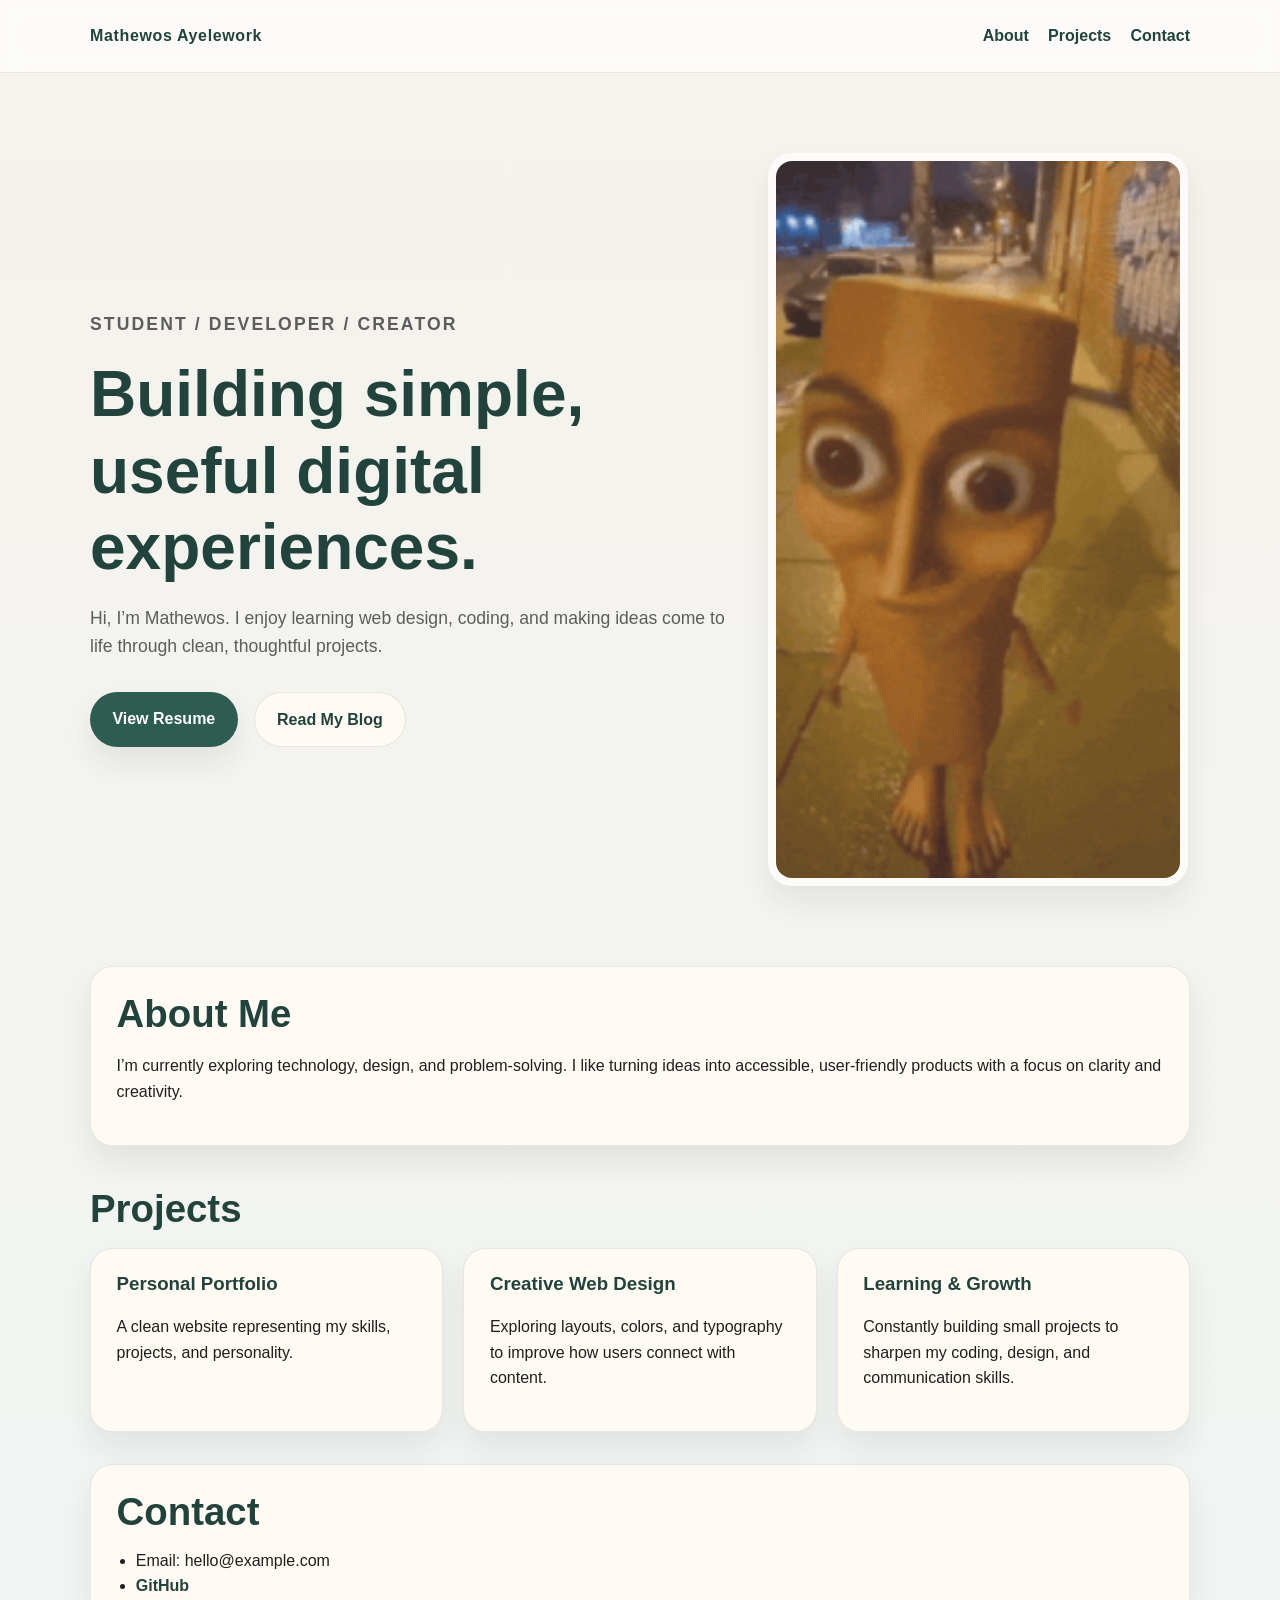
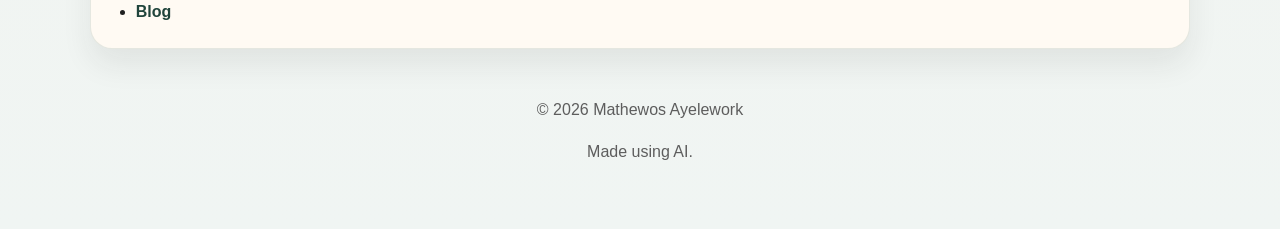
<file: index.html>
<!DOCTYPE html>
<html lang="en">
  <head>
    <meta charset="UTF-8" />
    <meta name="viewport" content="width=device-width, initial-scale=1.0" />
    <title>Mathewos Ayelework | Portfolio</title>
    <link rel="stylesheet" href="styles.css" />
  </head>
  <body>
    <header class="topbar">
      <div class="container nav">
        <div class="brand">Mathewos Ayelework</div>
        <nav>
          <a href="#about">About</a>
          <a href="#projects">Projects</a>
          <a href="#contact">Contact</a>
        </nav>
      </div>
    </header>

    <main class="container">
      <section class="hero">
        <div class="hero-text">
          <p class="eyebrow">Student / Developer / Creator</p>
          <h1>Building simple, useful digital experiences.</h1>
          <p>
            Hi, I’m Mathewos. I enjoy learning web design, coding, and making
            ideas come to life through clean, thoughtful projects.
          </p>
          <div class="cta-row">
            <a class="button primary" href="resume.txt">View Resume</a>
            <a class="button secondary" href="blog.html">Read My Blog</a>
          </div>
        </div>

        <div class="hero-image">
          <img src="src\triple-t-tung-tung-tung-tung-sahur.gif" alt="Profile illustration" />
        </div>
      </section>

      <section id="about" class="card">
        <h2>About Me</h2>
        <p>
          I’m currently exploring technology, design, and problem-solving. I like
          turning ideas into accessible, user-friendly products with a focus on
          clarity and creativity.
        </p>
      </section>

      <section id="projects" class="projects">
        <h2>Projects</h2>
        <div class="project-grid">
          <article class="card">
            <h3>Personal Portfolio</h3>
            <p>A clean website representing my skills, projects, and personality.</p>
          </article>
          <article class="card">
            <h3>Creative Web Design</h3>
            <p>Exploring layouts, colors, and typography to improve how users connect with content.</p>
          </article>
          <article class="card">
            <h3>Learning & Growth</h3>
            <p>Constantly building small projects to sharpen my coding, design, and communication skills.</p>
          </article>
        </div>
      </section>

      <section id="contact" class="contact card">
        <h2>Contact</h2>
        <ul>
          <li>Email: hello@example.com</li>
          <li><a href="https://github.com/mathew2005" target="_blank" rel="noreferrer">GitHub</a></li>
          <li><a href="blog.html">Blog</a></li>
        </ul>
      </section>
    </main>

    <footer class="site-footer">
      <p>© <span id="year"></span> Mathewos Ayelework</p>
      <p>Made using AI.</p>
    </footer>

    <script src="script.js"></script>
  </body>
</html>
</file>
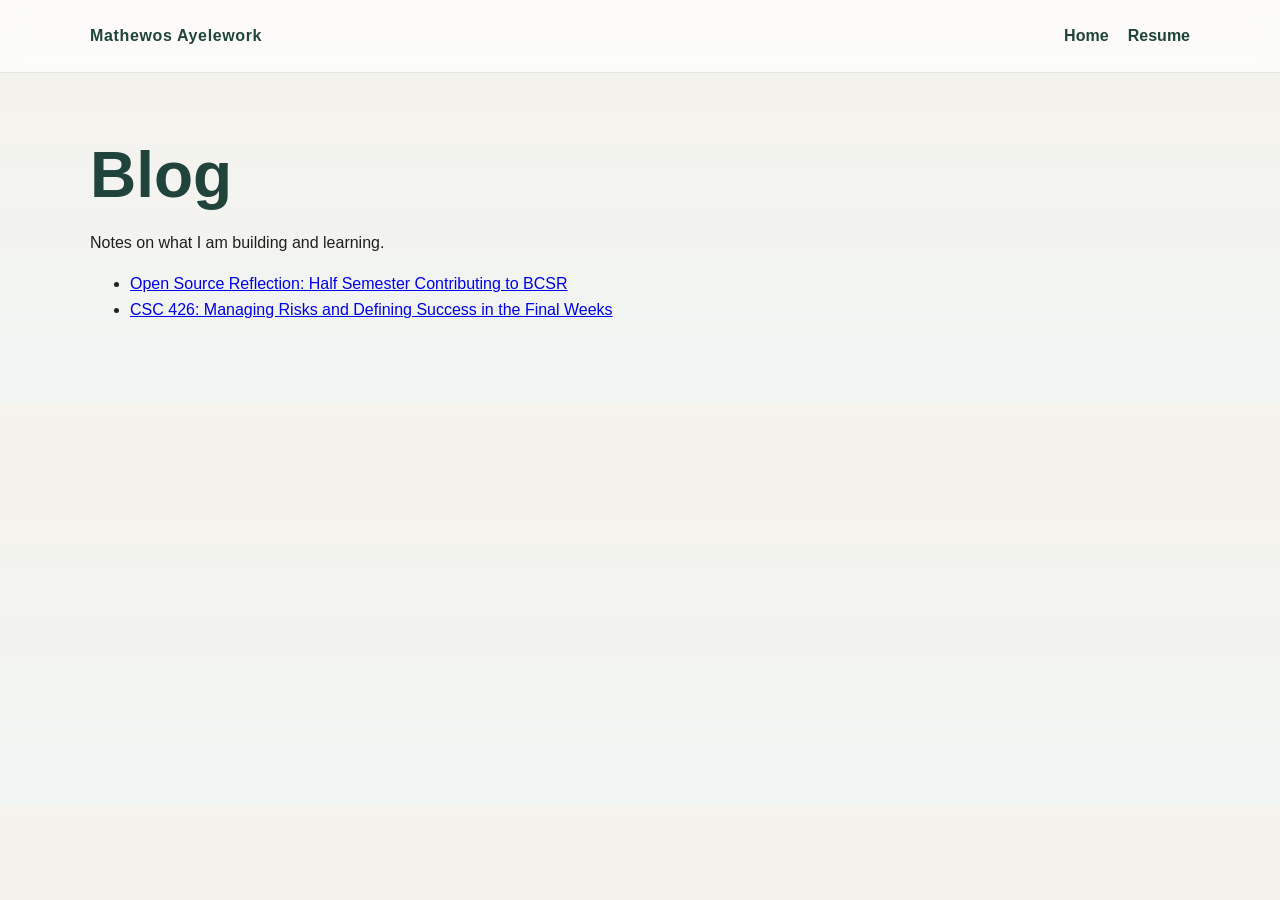
<file: blog.html>
<!DOCTYPE html>
<html lang="en">
  <head>
    <meta charset="UTF-8" />
    <meta name="viewport" content="width=device-width, initial-scale=1.0" />
    <title>My Blog</title>
    <link rel="stylesheet" href="styles.css" />
  </head>
  <body>
    <header class="topbar">
      <div class="container nav">
        <div class="brand">Mathewos Ayelework</div>
        <nav>
          <a href="index.html">Home</a>
          <a href="resume.txt">Resume</a>
        </nav>
      </div>
    </header>

    <main class="container blog-page">
      <h1>Blog</h1>
      <p>Notes on what I am building and learning.</p>
      <ul>
        <li><a href="bp01-open-source-reflection.html">Open Source Reflection: Half Semester Contributing to BCSR</a></li>
        <li><a href="bp03-risk-anticipation-mitigation.html">CSC 426: Managing Risks and Defining Success in the Final Weeks</a></li>
      </ul>
    </main>
  </body>
</html>
</file>
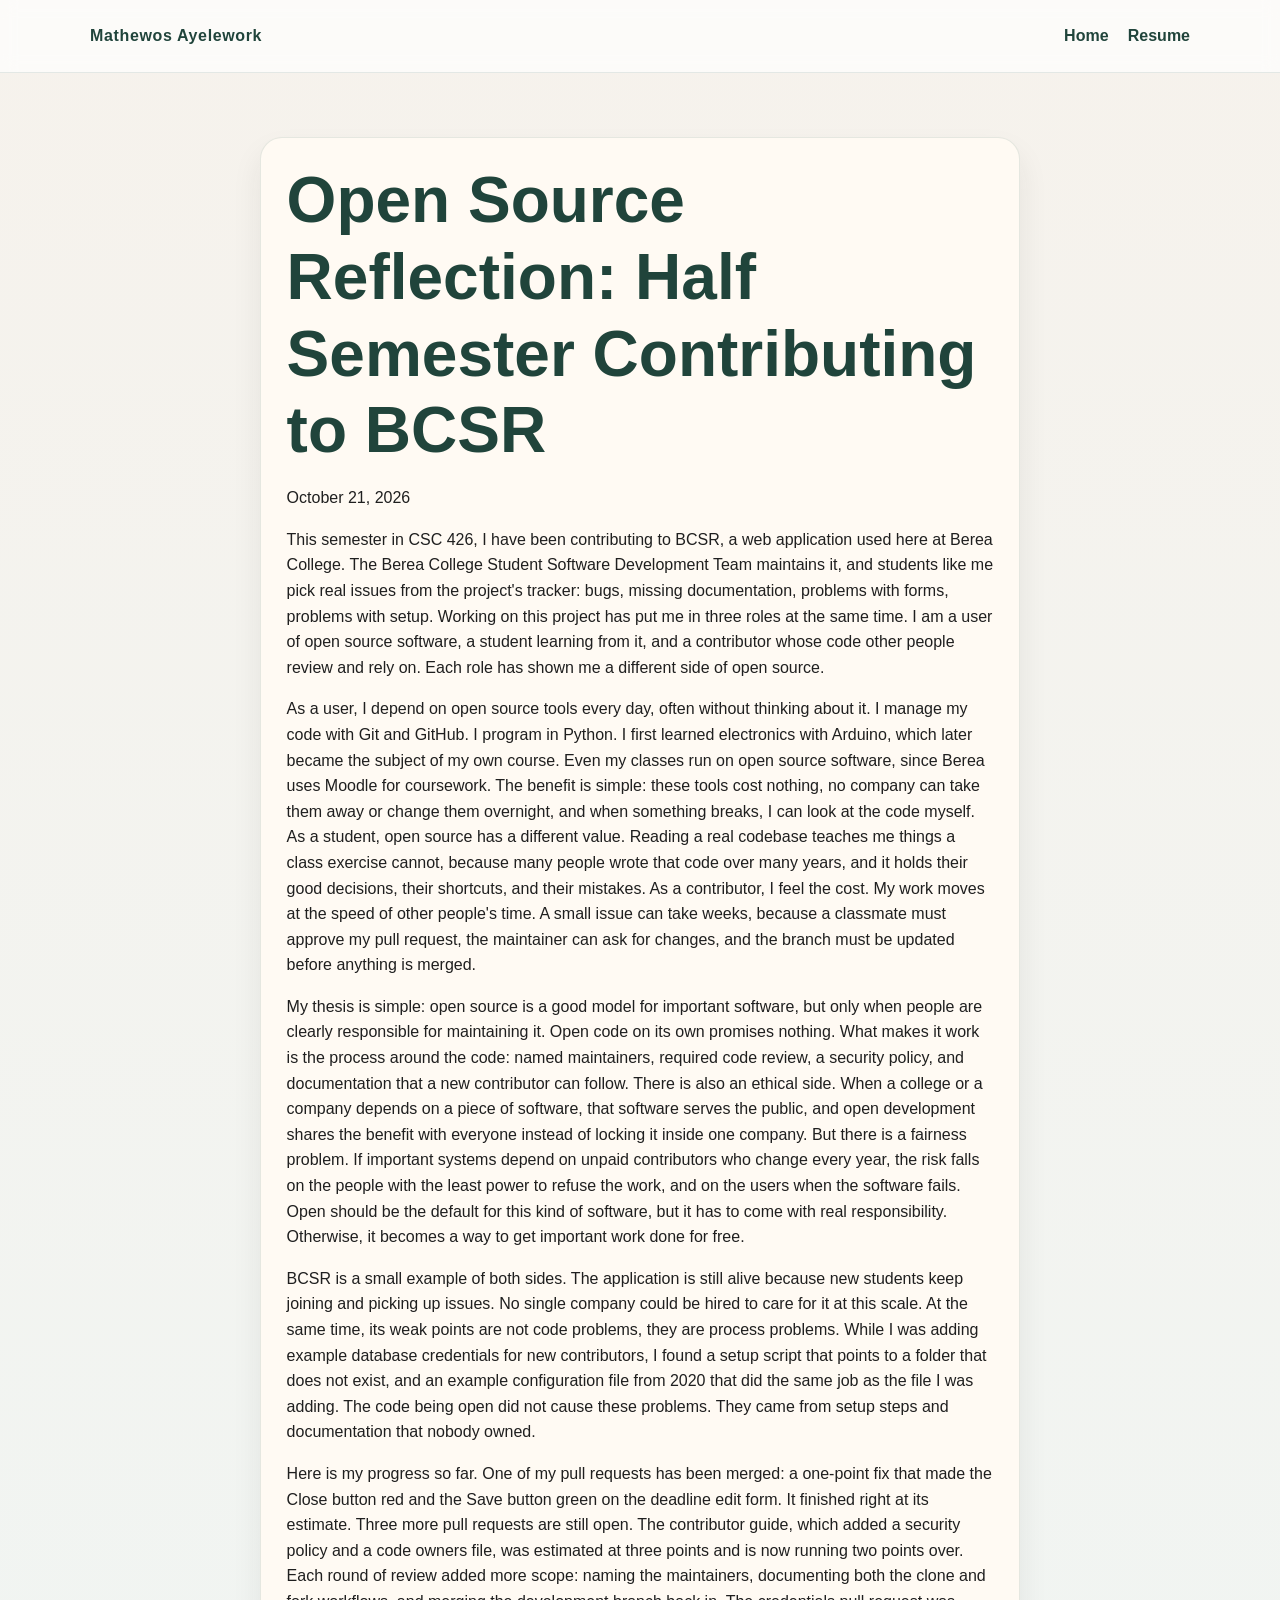
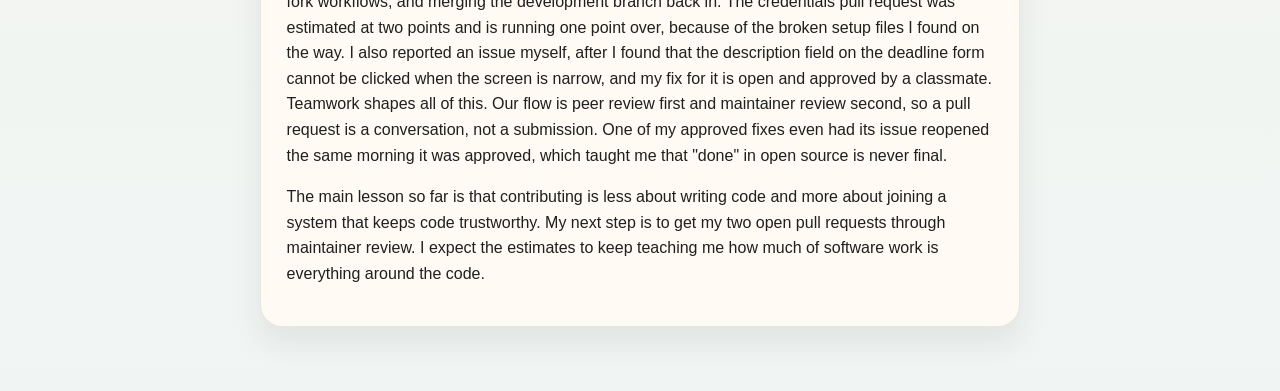
<file: bp01-open-source-reflection.html>
<!DOCTYPE html>
<html lang="en">
  <head>
    <meta charset="UTF-8" />
    <meta name="viewport" content="width=device-width, initial-scale=1.0" />
    <title>Open Source Reflection: Half Semester Contributing to BCSR</title>
    <link rel="stylesheet" href="styles.css" />
  </head>
  <body>
    <header class="topbar">
      <div class="container nav">
        <div class="brand">Mathewos Ayelework</div>
        <nav>
          <a href="index.html">Home</a>
          <a href="resume.txt">Resume</a>
        </nav>
      </div>
    </header>
    <main class="container blog-page">
      <article class="blog-post card">
        <h1>Open Source Reflection: Half Semester Contributing to BCSR</h1>
        <p>October 21, 2026</p>
        <p>This semester in CSC 426, I have been contributing to BCSR, a web application used here at Berea College. The Berea College Student Software Development Team maintains it, and students like me pick real issues from the project's tracker: bugs, missing documentation, problems with forms, problems with setup. Working on this project has put me in three roles at the same time. I am a user of open source software, a student learning from it, and a contributor whose code other people review and rely on. Each role has shown me a different side of open source.</p>
        <p>As a user, I depend on open source tools every day, often without thinking about it. I manage my code with Git and GitHub. I program in Python. I first learned electronics with Arduino, which later became the subject of my own course. Even my classes run on open source software, since Berea uses Moodle for coursework. The benefit is simple: these tools cost nothing, no company can take them away or change them overnight, and when something breaks, I can look at the code myself. As a student, open source has a different value. Reading a real codebase teaches me things a class exercise cannot, because many people wrote that code over many years, and it holds their good decisions, their shortcuts, and their mistakes. As a contributor, I feel the cost. My work moves at the speed of other people's time. A small issue can take weeks, because a classmate must approve my pull request, the maintainer can ask for changes, and the branch must be updated before anything is merged.</p>
        <p>My thesis is simple: open source is a good model for important software, but only when people are clearly responsible for maintaining it. Open code on its own promises nothing. What makes it work is the process around the code: named maintainers, required code review, a security policy, and documentation that a new contributor can follow. There is also an ethical side. When a college or a company depends on a piece of software, that software serves the public, and open development shares the benefit with everyone instead of locking it inside one company. But there is a fairness problem. If important systems depend on unpaid contributors who change every year, the risk falls on the people with the least power to refuse the work, and on the users when the software fails. Open should be the default for this kind of software, but it has to come with real responsibility. Otherwise, it becomes a way to get important work done for free.</p>
        <p>BCSR is a small example of both sides. The application is still alive because new students keep joining and picking up issues. No single company could be hired to care for it at this scale. At the same time, its weak points are not code problems, they are process problems. While I was adding example database credentials for new contributors, I found a setup script that points to a folder that does not exist, and an example configuration file from 2020 that did the same job as the file I was adding. The code being open did not cause these problems. They came from setup steps and documentation that nobody owned.</p>
        <p>Here is my progress so far. One of my pull requests has been merged: a one-point fix that made the Close button red and the Save button green on the deadline edit form. It finished right at its estimate. Three more pull requests are still open. The contributor guide, which added a security policy and a code owners file, was estimated at three points and is now running two points over. Each round of review added more scope: naming the maintainers, documenting both the clone and fork workflows, and merging the development branch back in. The credentials pull request was estimated at two points and is running one point over, because of the broken setup files I found on the way. I also reported an issue myself, after I found that the description field on the deadline form cannot be clicked when the screen is narrow, and my fix for it is open and approved by a classmate. Teamwork shapes all of this. Our flow is peer review first and maintainer review second, so a pull request is a conversation, not a submission. One of my approved fixes even had its issue reopened the same morning it was approved, which taught me that "done" in open source is never final.</p>
        <p>The main lesson so far is that contributing is less about writing code and more about joining a system that keeps code trustworthy. My next step is to get my two open pull requests through maintainer review. I expect the estimates to keep teaching me how much of software work is everything around the code.</p>
      </article>
    </main>
  </body>
</html>
</file>
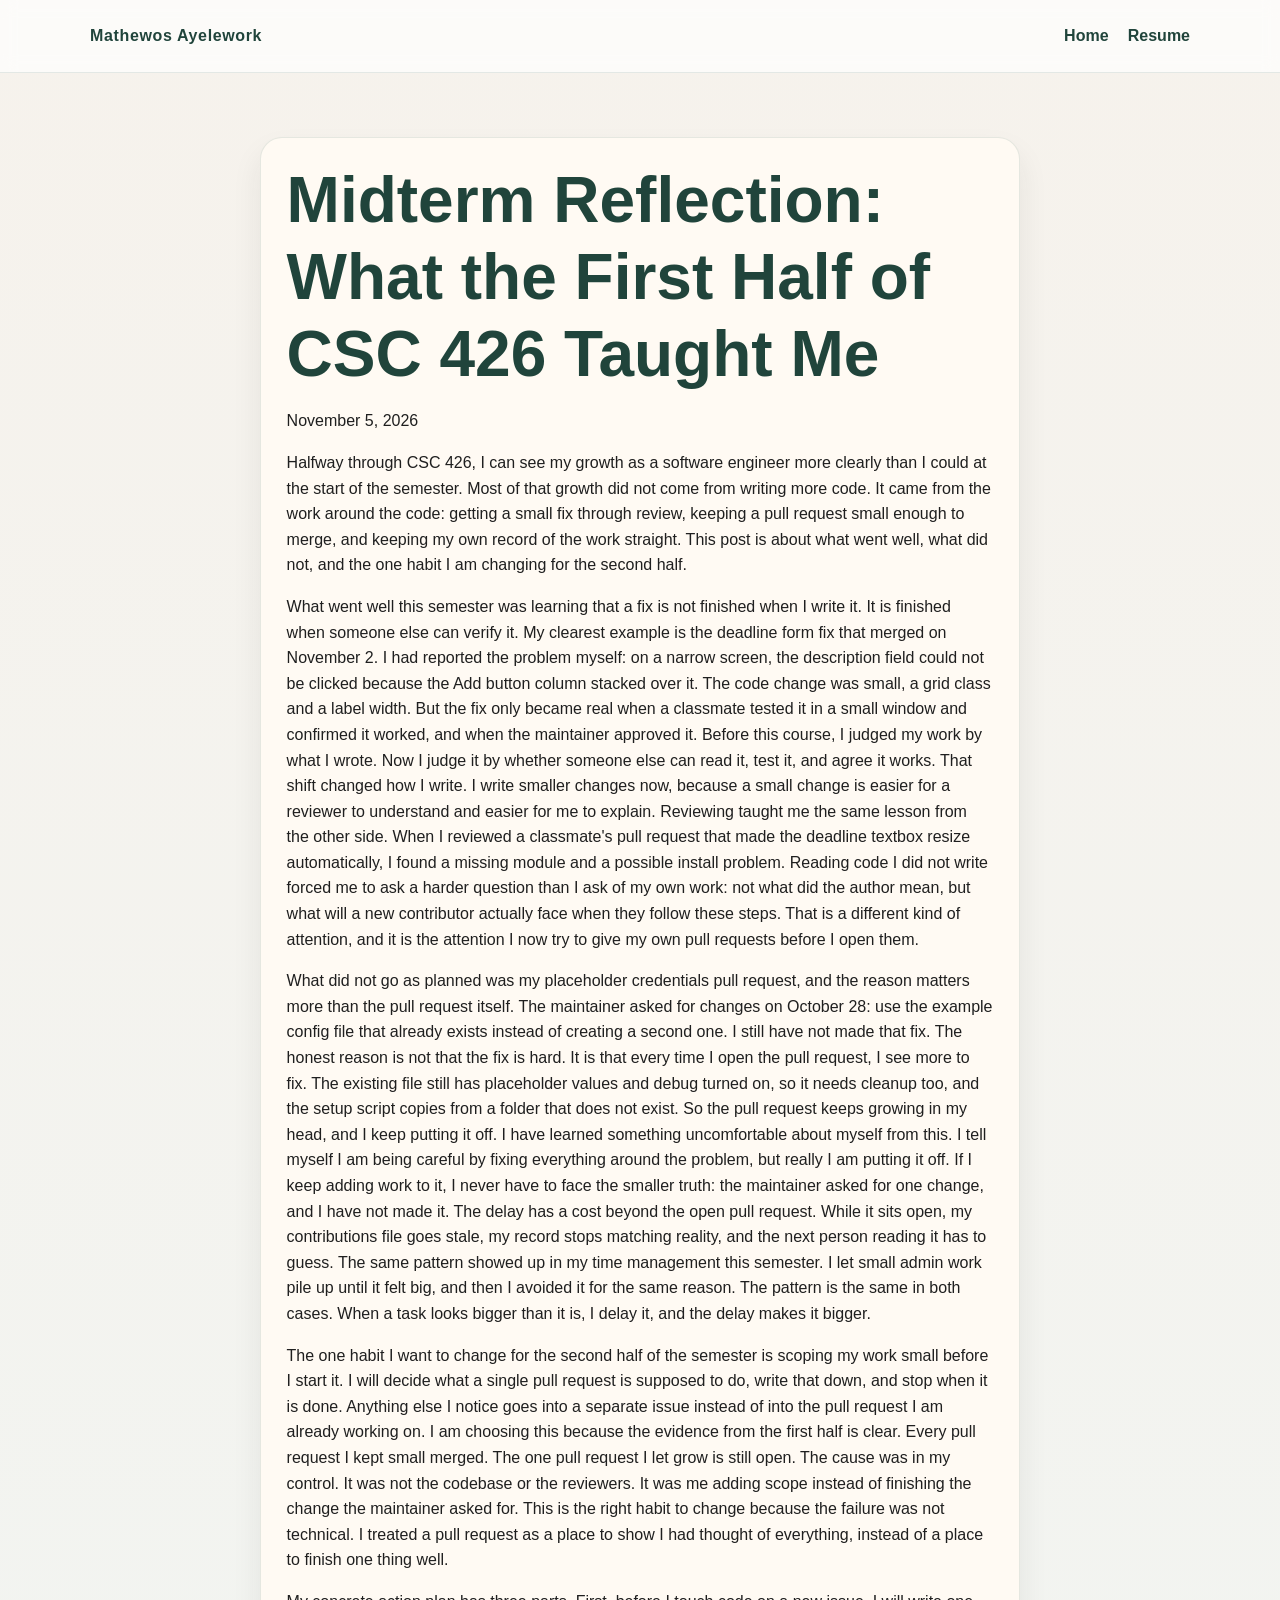
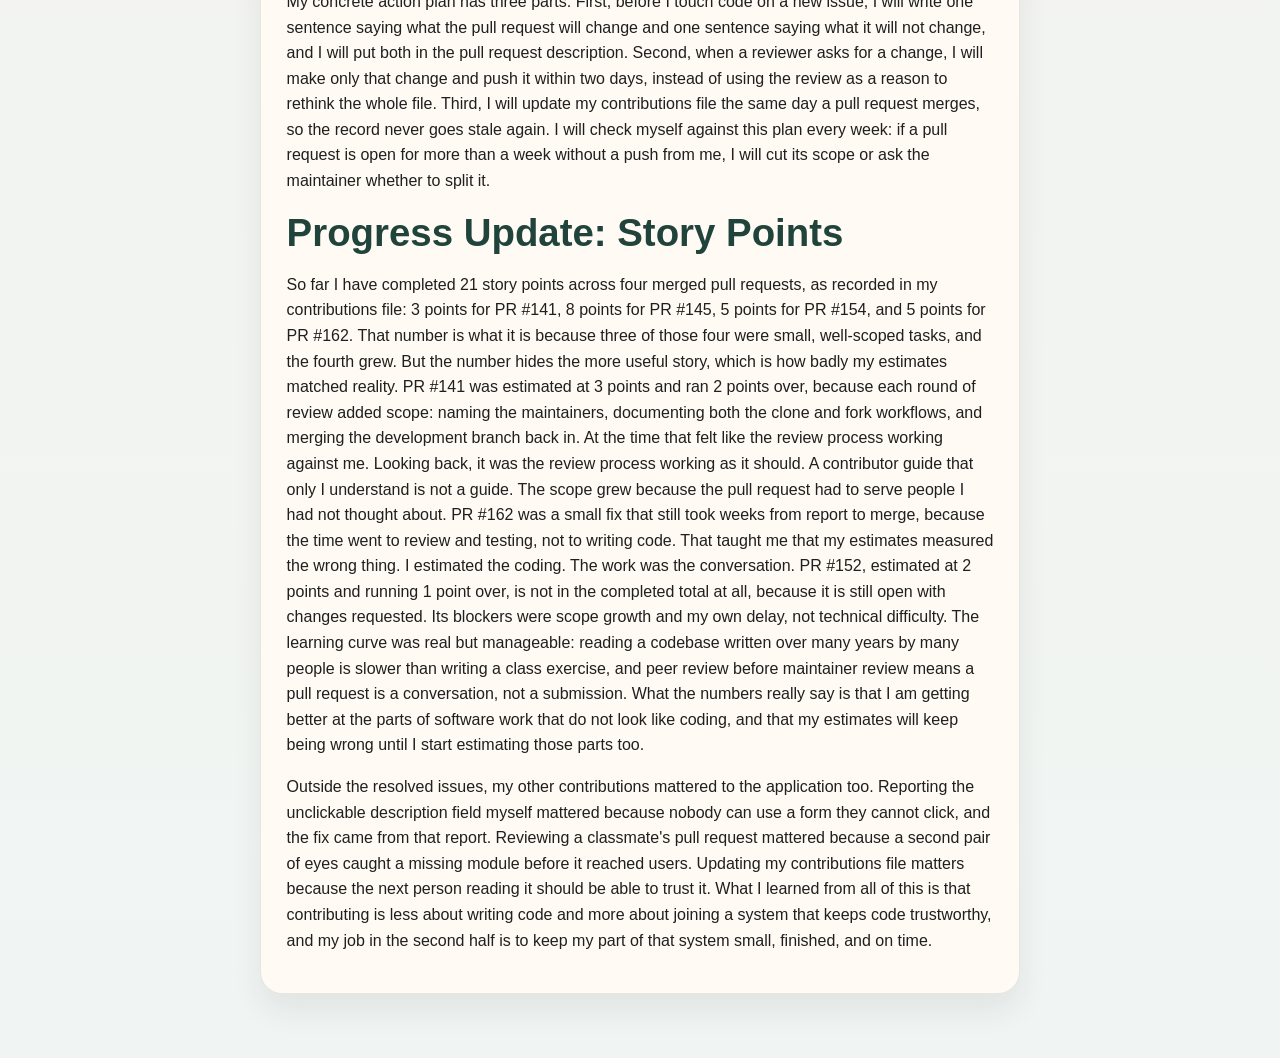
<file: bp02-midterm-reflection.html>
<!DOCTYPE html>
<html lang="en">
  <head>
    <meta charset="UTF-8" />
    <meta name="viewport" content="width=device-width, initial-scale=1.0" />
    <title>Midterm Reflection: What the First Half of CSC 426 Taught Me</title>
    <link rel="stylesheet" href="styles.css" />
  </head>
  <body>
    <header class="topbar">
      <div class="container nav">
        <div class="brand">Mathewos Ayelework</div>
        <nav>
          <a href="index.html">Home</a>
          <a href="resume.txt">Resume</a>
        </nav>
      </div>
    </header>
    <main class="container blog-page">
      <article class="blog-post card">
        <h1>Midterm Reflection: What the First Half of CSC 426 Taught Me</h1>
        <p>November 5, 2026</p>
        <p>Halfway through CSC 426, I can see my growth as a software engineer more clearly than I could at the start of the semester. Most of that growth did not come from writing more code. It came from the work around the code: getting a small fix through review, keeping a pull request small enough to merge, and keeping my own record of the work straight. This post is about what went well, what did not, and the one habit I am changing for the second half.</p>
        <p>What went well this semester was learning that a fix is not finished when I write it. It is finished when someone else can verify it. My clearest example is the deadline form fix that merged on November 2. I had reported the problem myself: on a narrow screen, the description field could not be clicked because the Add button column stacked over it. The code change was small, a grid class and a label width. But the fix only became real when a classmate tested it in a small window and confirmed it worked, and when the maintainer approved it. Before this course, I judged my work by what I wrote. Now I judge it by whether someone else can read it, test it, and agree it works. That shift changed how I write. I write smaller changes now, because a small change is easier for a reviewer to understand and easier for me to explain. Reviewing taught me the same lesson from the other side. When I reviewed a classmate&#x27;s pull request that made the deadline textbox resize automatically, I found a missing module and a possible install problem. Reading code I did not write forced me to ask a harder question than I ask of my own work: not what did the author mean, but what will a new contributor actually face when they follow these steps. That is a different kind of attention, and it is the attention I now try to give my own pull requests before I open them.</p>
        <p>What did not go as planned was my placeholder credentials pull request, and the reason matters more than the pull request itself. The maintainer asked for changes on October 28: use the example config file that already exists instead of creating a second one. I still have not made that fix. The honest reason is not that the fix is hard. It is that every time I open the pull request, I see more to fix. The existing file still has placeholder values and debug turned on, so it needs cleanup too, and the setup script copies from a folder that does not exist. So the pull request keeps growing in my head, and I keep putting it off. I have learned something uncomfortable about myself from this. I tell myself I am being careful by fixing everything around the problem, but really I am putting it off. If I keep adding work to it, I never have to face the smaller truth: the maintainer asked for one change, and I have not made it. The delay has a cost beyond the open pull request. While it sits open, my contributions file goes stale, my record stops matching reality, and the next person reading it has to guess. The same pattern showed up in my time management this semester. I let small admin work pile up until it felt big, and then I avoided it for the same reason. The pattern is the same in both cases. When a task looks bigger than it is, I delay it, and the delay makes it bigger.</p>
        <p>The one habit I want to change for the second half of the semester is scoping my work small before I start it. I will decide what a single pull request is supposed to do, write that down, and stop when it is done. Anything else I notice goes into a separate issue instead of into the pull request I am already working on. I am choosing this because the evidence from the first half is clear. Every pull request I kept small merged. The one pull request I let grow is still open. The cause was in my control. It was not the codebase or the reviewers. It was me adding scope instead of finishing the change the maintainer asked for. This is the right habit to change because the failure was not technical. I treated a pull request as a place to show I had thought of everything, instead of a place to finish one thing well.</p>
        <p>My concrete action plan has three parts. First, before I touch code on a new issue, I will write one sentence saying what the pull request will change and one sentence saying what it will not change, and I will put both in the pull request description. Second, when a reviewer asks for a change, I will make only that change and push it within two days, instead of using the review as a reason to rethink the whole file. Third, I will update my contributions file the same day a pull request merges, so the record never goes stale again. I will check myself against this plan every week: if a pull request is open for more than a week without a push from me, I will cut its scope or ask the maintainer whether to split it.</p>
        <h2>Progress Update: Story Points</h2>
        <p>So far I have completed 21 story points across four merged pull requests, as recorded in my contributions file: 3 points for PR #141, 8 points for PR #145, 5 points for PR #154, and 5 points for PR #162. That number is what it is because three of those four were small, well-scoped tasks, and the fourth grew. But the number hides the more useful story, which is how badly my estimates matched reality. PR #141 was estimated at 3 points and ran 2 points over, because each round of review added scope: naming the maintainers, documenting both the clone and fork workflows, and merging the development branch back in. At the time that felt like the review process working against me. Looking back, it was the review process working as it should. A contributor guide that only I understand is not a guide. The scope grew because the pull request had to serve people I had not thought about. PR #162 was a small fix that still took weeks from report to merge, because the time went to review and testing, not to writing code. That taught me that my estimates measured the wrong thing. I estimated the coding. The work was the conversation. PR #152, estimated at 2 points and running 1 point over, is not in the completed total at all, because it is still open with changes requested. Its blockers were scope growth and my own delay, not technical difficulty. The learning curve was real but manageable: reading a codebase written over many years by many people is slower than writing a class exercise, and peer review before maintainer review means a pull request is a conversation, not a submission. What the numbers really say is that I am getting better at the parts of software work that do not look like coding, and that my estimates will keep being wrong until I start estimating those parts too.</p>
        <p>Outside the resolved issues, my other contributions mattered to the application too. Reporting the unclickable description field myself mattered because nobody can use a form they cannot click, and the fix came from that report. Reviewing a classmate&#x27;s pull request mattered because a second pair of eyes caught a missing module before it reached users. Updating my contributions file matters because the next person reading it should be able to trust it. What I learned from all of this is that contributing is less about writing code and more about joining a system that keeps code trustworthy, and my job in the second half is to keep my part of that system small, finished, and on time.</p>
      </article>
    </main>
  </body>
</html>
</file>
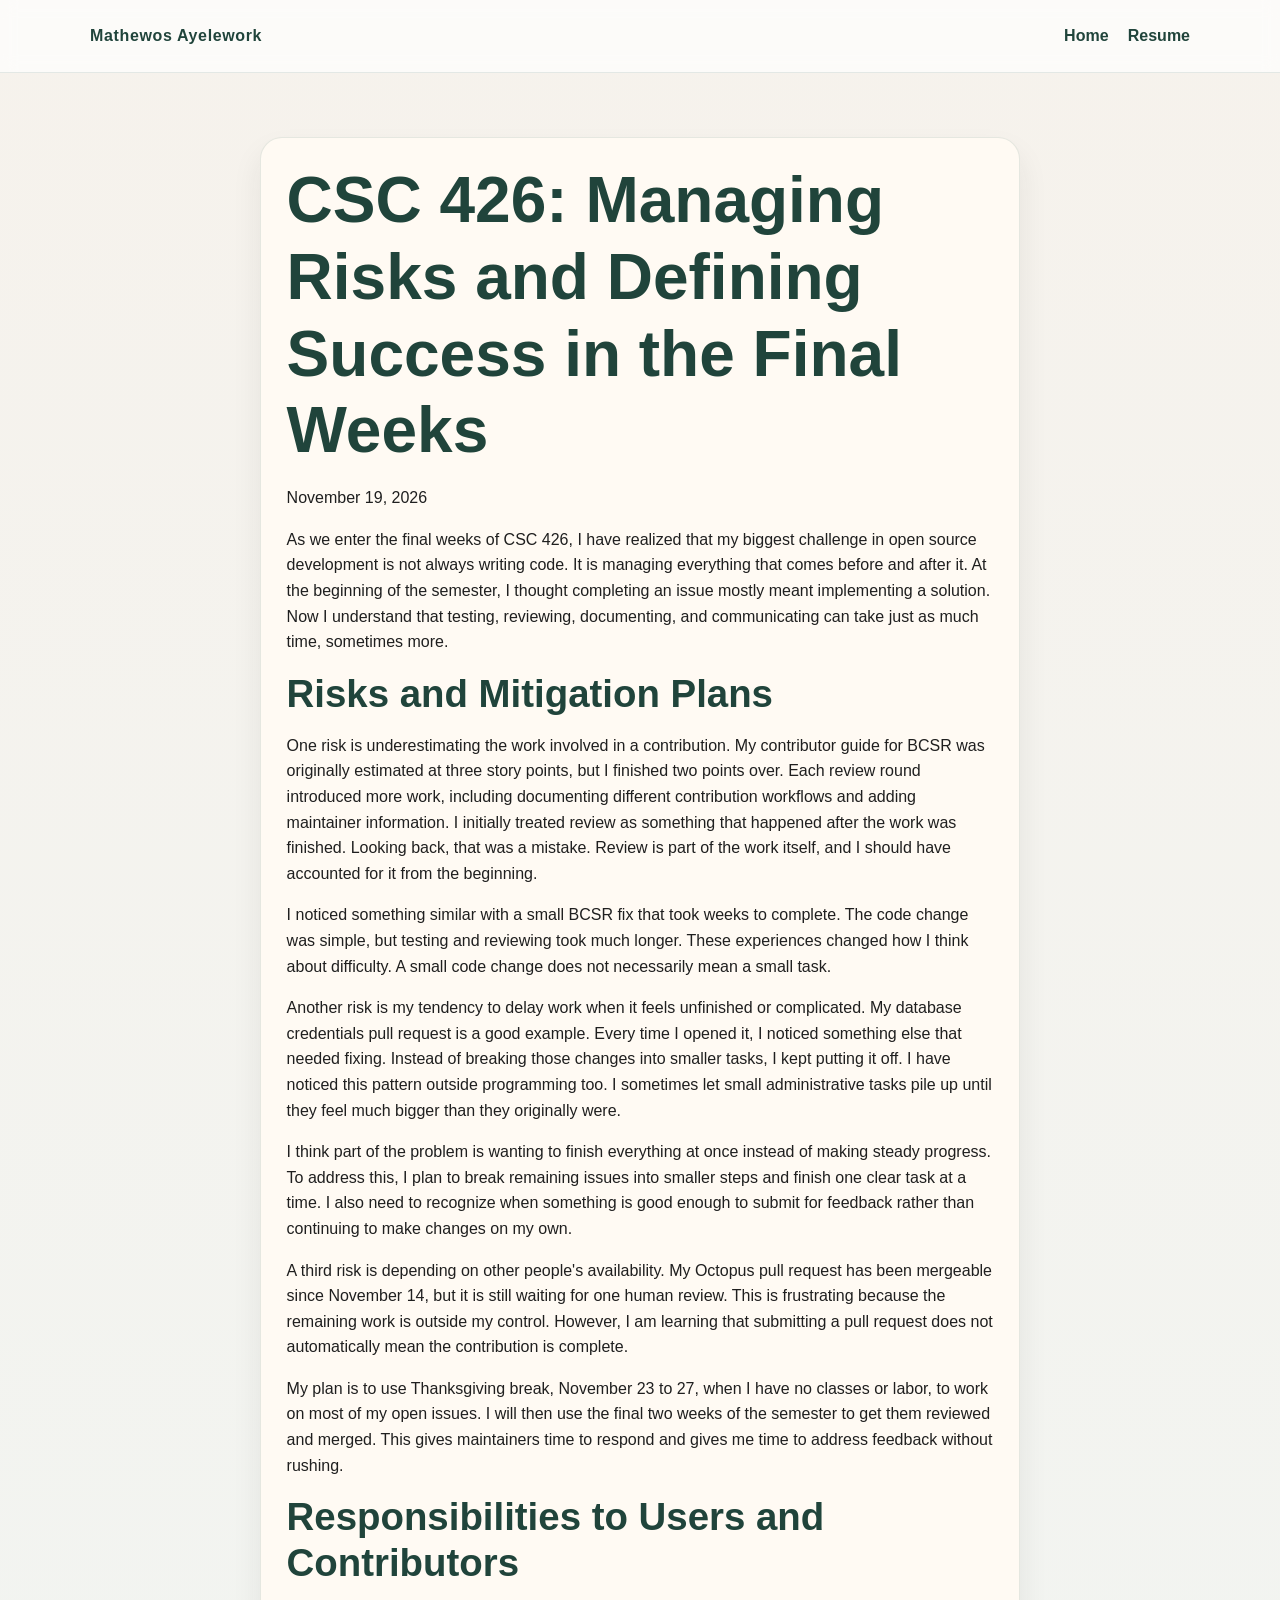
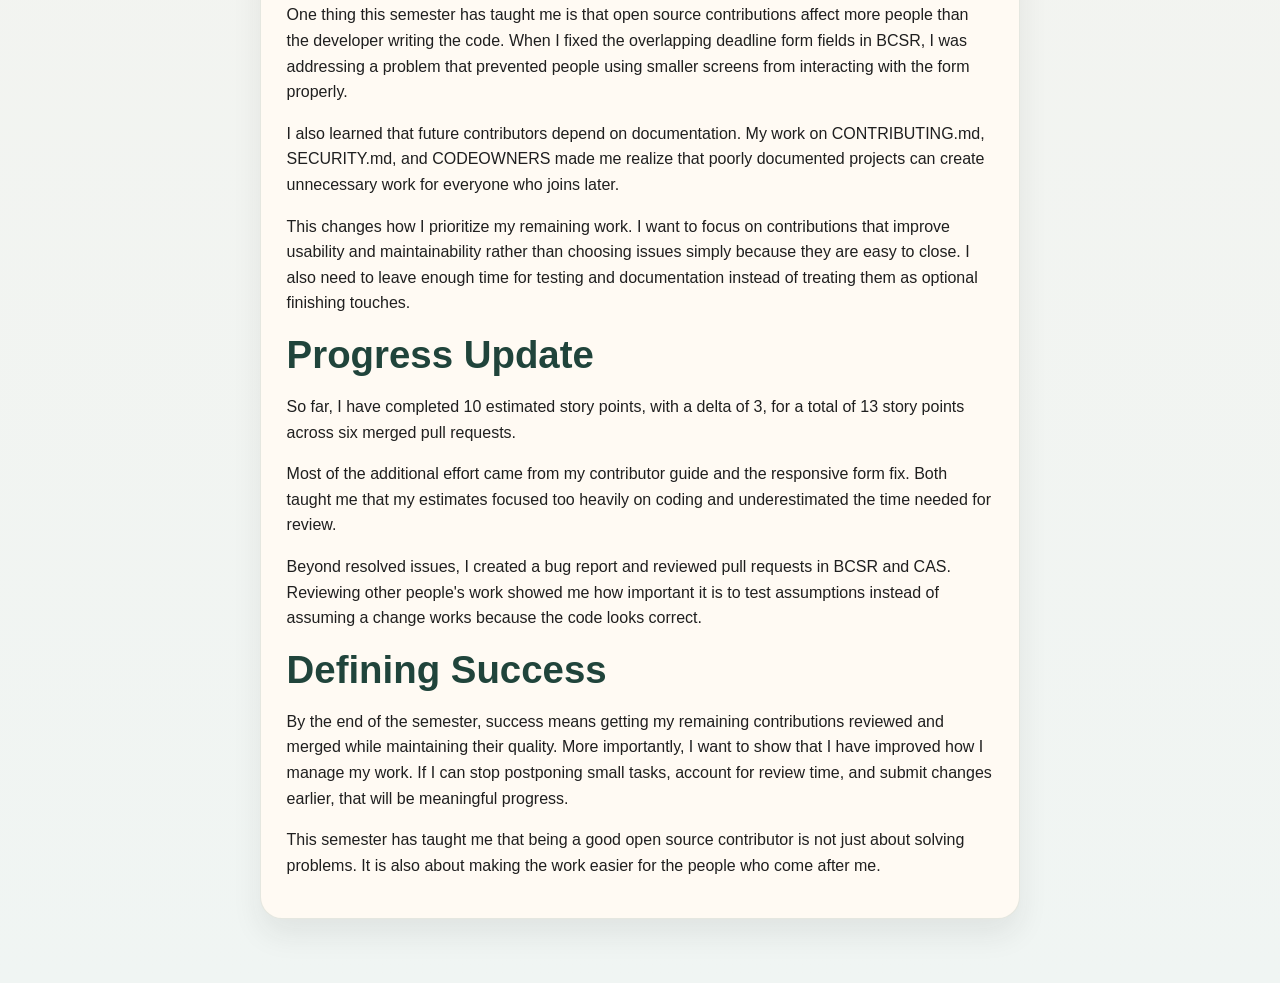
<file: bp03-risk-anticipation-mitigation.html>
<!DOCTYPE html>
<html lang="en">
  <head>
    <meta charset="UTF-8" />
    <meta name="viewport" content="width=device-width, initial-scale=1.0" />
    <title>CSC 426: Managing Risks and Defining Success in the Final Weeks</title>
    <link rel="stylesheet" href="styles.css" />
  </head>
  <body>
    <header class="topbar">
      <div class="container nav">
        <div class="brand">Mathewos Ayelework</div>
        <nav>
          <a href="index.html">Home</a>
          <a href="resume.txt">Resume</a>
        </nav>
      </div>
    </header>
    <main class="container blog-page">
      <article class="blog-post card">
        <h1>CSC 426: Managing Risks and Defining Success in the Final Weeks</h1>
        <p>November 19, 2026</p>
        <p>As we enter the final weeks of CSC 426, I have realized that my biggest challenge in open source development is not always writing code. It is managing everything that comes before and after it. At the beginning of the semester, I thought completing an issue mostly meant implementing a solution. Now I understand that testing, reviewing, documenting, and communicating can take just as much time, sometimes more.</p>
        <h2>Risks and Mitigation Plans</h2>
        <p>One risk is underestimating the work involved in a contribution. My contributor guide for BCSR was originally estimated at three story points, but I finished two points over. Each review round introduced more work, including documenting different contribution workflows and adding maintainer information. I initially treated review as something that happened after the work was finished. Looking back, that was a mistake. Review is part of the work itself, and I should have accounted for it from the beginning.</p>
        <p>I noticed something similar with a small BCSR fix that took weeks to complete. The code change was simple, but testing and reviewing took much longer. These experiences changed how I think about difficulty. A small code change does not necessarily mean a small task.</p>
        <p>Another risk is my tendency to delay work when it feels unfinished or complicated. My database credentials pull request is a good example. Every time I opened it, I noticed something else that needed fixing. Instead of breaking those changes into smaller tasks, I kept putting it off. I have noticed this pattern outside programming too. I sometimes let small administrative tasks pile up until they feel much bigger than they originally were.</p>
        <p>I think part of the problem is wanting to finish everything at once instead of making steady progress. To address this, I plan to break remaining issues into smaller steps and finish one clear task at a time. I also need to recognize when something is good enough to submit for feedback rather than continuing to make changes on my own.</p>
        <p>A third risk is depending on other people's availability. My Octopus pull request has been mergeable since November 14, but it is still waiting for one human review. This is frustrating because the remaining work is outside my control. However, I am learning that submitting a pull request does not automatically mean the contribution is complete.</p>
        <p>My plan is to use Thanksgiving break, November 23 to 27, when I have no classes or labor, to work on most of my open issues. I will then use the final two weeks of the semester to get them reviewed and merged. This gives maintainers time to respond and gives me time to address feedback without rushing.</p>
        <h2>Responsibilities to Users and Contributors</h2>
        <p>One thing this semester has taught me is that open source contributions affect more people than the developer writing the code. When I fixed the overlapping deadline form fields in BCSR, I was addressing a problem that prevented people using smaller screens from interacting with the form properly.</p>
        <p>I also learned that future contributors depend on documentation. My work on CONTRIBUTING.md, SECURITY.md, and CODEOWNERS made me realize that poorly documented projects can create unnecessary work for everyone who joins later.</p>
        <p>This changes how I prioritize my remaining work. I want to focus on contributions that improve usability and maintainability rather than choosing issues simply because they are easy to close. I also need to leave enough time for testing and documentation instead of treating them as optional finishing touches.</p>
        <h2>Progress Update</h2>
        <p>So far, I have completed 10 estimated story points, with a delta of 3, for a total of 13 story points across six merged pull requests.</p>
        <p>Most of the additional effort came from my contributor guide and the responsive form fix. Both taught me that my estimates focused too heavily on coding and underestimated the time needed for review.</p>
        <p>Beyond resolved issues, I created a bug report and reviewed pull requests in BCSR and CAS. Reviewing other people's work showed me how important it is to test assumptions instead of assuming a change works because the code looks correct.</p>
        <h2>Defining Success</h2>
        <p>By the end of the semester, success means getting my remaining contributions reviewed and merged while maintaining their quality. More importantly, I want to show that I have improved how I manage my work. If I can stop postponing small tasks, account for review time, and submit changes earlier, that will be meaningful progress.</p>
        <p>This semester has taught me that being a good open source contributor is not just about solving problems. It is also about making the work easier for the people who come after me.</p>
      </article>
    </main>
  </body>
</html>
</file>
<file: styles.css>
* {
  box-sizing: border-box;
}

:root {
  --bg: #f4efe8;
  --panel: #fffaf3;
  --primary: #2d5d50;
  --primary-dark: #20443b;
  --accent: #d7a86e;
  --text: #1f1f1f;
  --muted: #5d5d5d;
  --border: rgba(45, 93, 80, 0.12);
  --shadow: 0 16px 30px rgba(34, 43, 39, 0.08);
}

html {
  scroll-behavior: smooth;
}

body {
  margin: 0;
  font-family: Arial, Helvetica, sans-serif;
  background: linear-gradient(180deg, #f6f2ec 0%, #f0f5f3 100%);
  color: var(--text);
  line-height: 1.6;
}

img {
  max-width: 100%;
  display: block;
}

.container {
  width: min(1100px, 90%);
  margin: 0 auto;
}

.topbar {
  background: rgba(255, 255, 255, 0.7);
  backdrop-filter: blur(8px);
  border-bottom: 1px solid var(--border);
  position: sticky;
  top: 0;
  z-index: 10;
}

.nav {
  display: flex;
  align-items: center;
  justify-content: space-between;
  min-height: 72px;
}

.brand {
  font-weight: 700;
  letter-spacing: 0.04em;
  color: var(--primary-dark);
}

nav {
  display: flex;
  gap: 1.2rem;
}

nav a,
.contact a {
  color: var(--primary-dark);
  text-decoration: none;
  font-weight: 600;
}

nav a:hover,
.contact a:hover {
  color: var(--primary);
}

.hero {
  display: grid;
  grid-template-columns: 1.2fr 0.8fr;
  gap: 2.5rem;
  align-items: center;
  padding: 5rem 0 3rem;
}

.eyebrow {
  text-transform: uppercase;
  letter-spacing: 0.12em;
  font-size: 0.75rem;
  color: var(--primary);
  font-weight: 700;
}

h1, h2, h3 {
  margin-top: 0;
  color: var(--primary-dark);
  line-height: 1.2;
}

h1 {
  font-size: clamp(2.4rem, 5vw, 4.2rem);
  margin-bottom: 1rem;
}

h2 {
  font-size: clamp(1.7rem, 3vw, 2.4rem);
  margin-bottom: 0.8rem;
}

.hero-text p {
  font-size: 1.1rem;
  color: var(--muted);
}

.cta-row {
  display: flex;
  flex-wrap: wrap;
  gap: 1rem;
  margin-top: 2rem;
}

.button {
  display: inline-block;
  padding: 0.85rem 1.4rem;
  border-radius: 999px;
  text-decoration: none;
  font-weight: 700;
  transition: transform 0.2s ease, box-shadow 0.2s ease;
}

.button:hover {
  transform: translateY(-2px);
}

.button.primary {
  background: var(--primary);
  color: #fff;
  box-shadow: var(--shadow);
}

.button.secondary {
  background: var(--panel);
  color: var(--primary-dark);
  border: 1px solid var(--border);
}

.hero-image img {
  width: min(420px, 100%);
  margin: 0 auto;
  border-radius: 24px;
  box-shadow: var(--shadow);
  border: 8px solid rgba(255, 255, 255, 0.7);
}

.card {
  background: var(--panel);
  border: 1px solid var(--border);
  border-radius: 22px;
  box-shadow: var(--shadow);
  padding: 1.5rem 1.6rem;
  margin-top: 2rem;
}

.projects {
  margin-top: 2.5rem;
}

.project-grid {
  display: grid;
  grid-template-columns: repeat(3, minmax(200px, 1fr));
  gap: 1.25rem;
  margin-top: 1rem;
}

.project-grid .card {
  margin-top: 0;
}

.contact ul {
  margin: 0;
  padding-left: 1.2rem;
}

.site-footer {
  text-align: center;
  padding: 2rem 0 3rem;
  color: var(--muted);
}

.blog-page,
.resume-page {
  padding: 4rem 0;
}

.blog-post {
  max-width: 760px;
  margin: 0 auto;
}

@media (max-width: 760px) {
  .nav,
  .hero,
  .project-grid {
    grid-template-columns: 1fr;
    display: block;
  }

  .nav {
    display: flex;
    flex-direction: column;
    justify-content: center;
    gap: 0.8rem;
    padding: 1rem 0;
  }

  nav {
    justify-content: center;
    flex-wrap: wrap;
  }

  .hero {
    padding-top: 3rem;
  }

  .project-grid {
    display: grid;
  }
}
</file>
